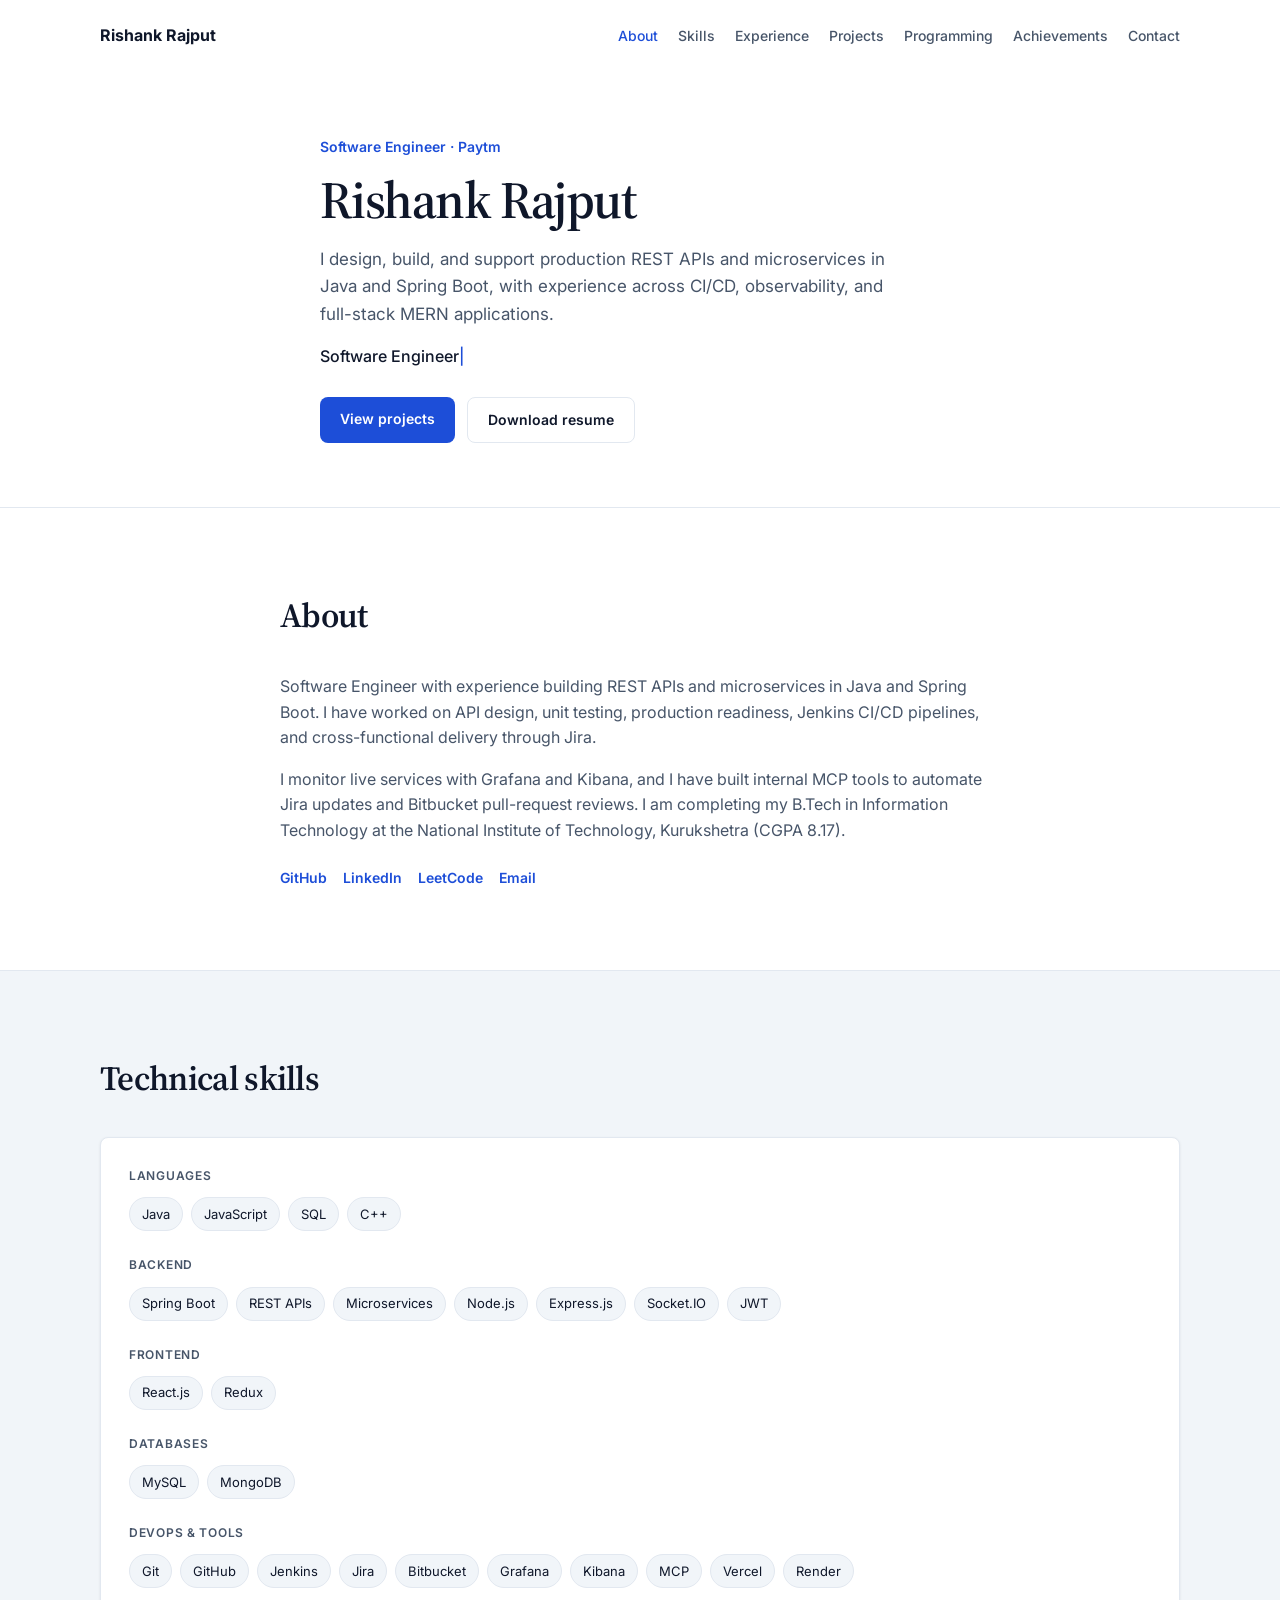
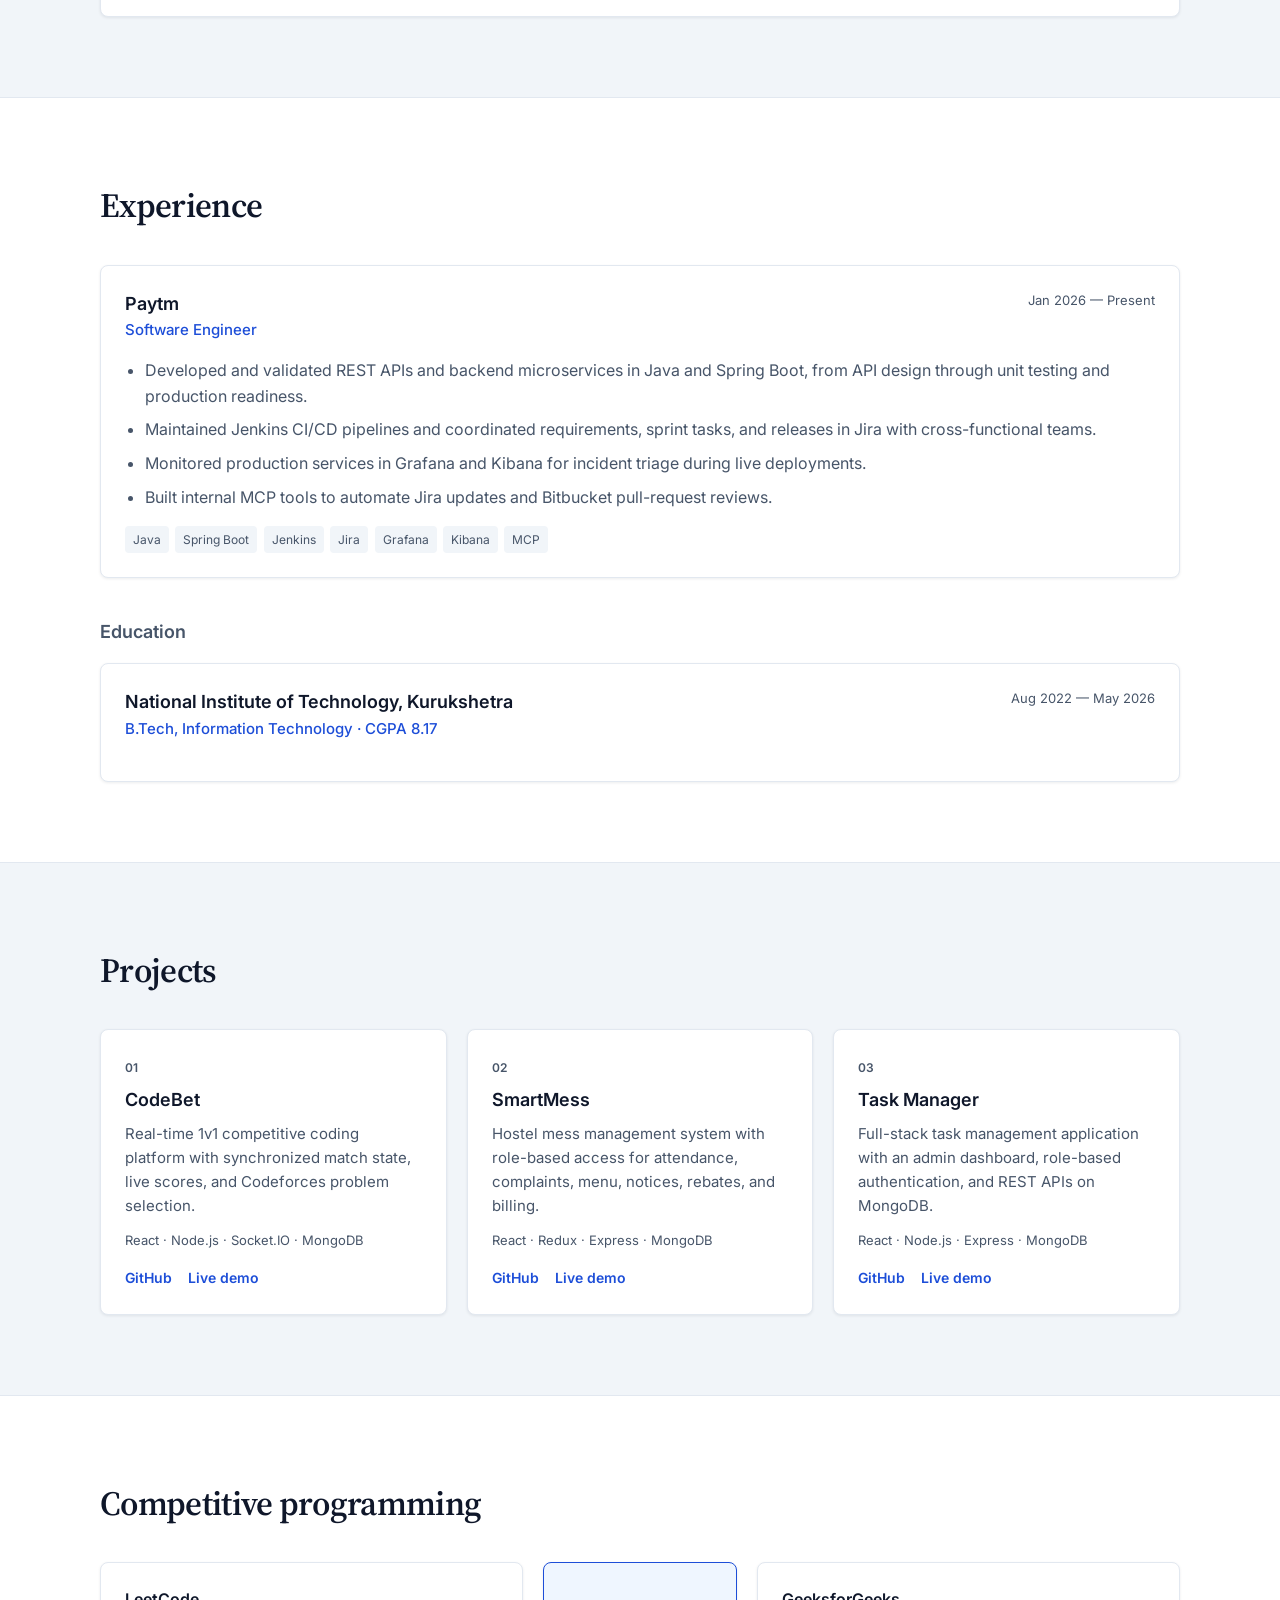
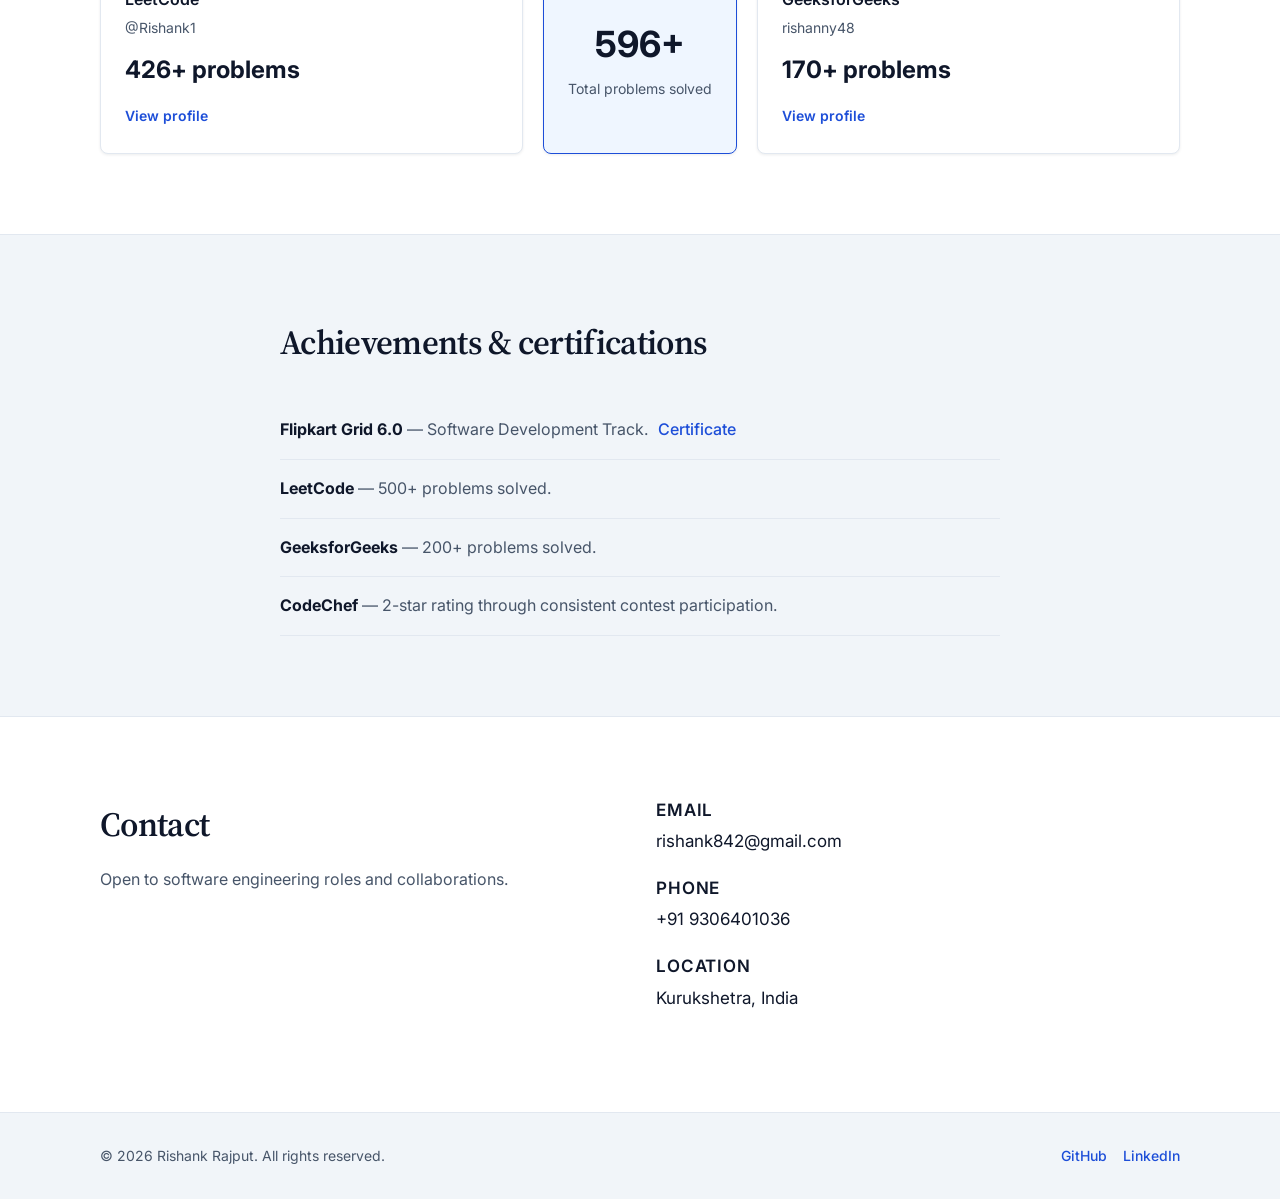
<file: index.html>
<!DOCTYPE html>
<html lang="en">
<head>
  <meta charset="UTF-8" />
  <meta name="viewport" content="width=device-width, initial-scale=1.0" />
  <meta name="description" content="Rishank Rajput — Software Engineer specializing in Java, Spring Boot, REST APIs, and full-stack development." />
  <title>Rishank Rajput | Software Engineer</title>
  <link rel="preconnect" href="https://fonts.googleapis.com" />
  <link rel="preconnect" href="https://fonts.gstatic.com" crossorigin />
  <link href="https://fonts.googleapis.com/css2?family=Inter:wght@400;500;600;700&family=Source+Serif+4:opsz,wght@8..60,600&display=swap" rel="stylesheet" />
  <link rel="stylesheet" href="style.css" />
</head>
<body>
  <header id="navbar" class="navbar">
    <div class="container navbar-inner">
      <a href="#hero" class="logo">Rishank Rajput</a>
      <button type="button" class="hamburger" id="hamburger" aria-label="Open menu" aria-expanded="false">
        <span></span><span></span><span></span>
      </button>
      <nav class="nav-links" aria-label="Primary">
        <a href="#about">About</a>
        <a href="#skills">Skills</a>
        <a href="#experience">Experience</a>
        <a href="#projects">Projects</a>
        <a href="#programming">Programming</a>
        <a href="#achievements">Achievements</a>
        <a href="#contact">Contact</a>
      </nav>
    </div>
  </header>

  <main>
    <section id="hero" class="hero">
      <div class="container hero-content">
        <div class="hero-text fade-in">
          <p class="hero-eyebrow">Software Engineer · Paytm</p>
          <h1 class="hero-name">Rishank Rajput</h1>
          <p class="hero-summary">
            I design, build, and support production REST APIs and microservices in Java and Spring Boot,
            with experience across CI/CD, observability, and full-stack MERN applications.
          </p>
          <p class="hero-subtitle">
            <span id="typewriter" class="typewriter-text"></span><span class="typewriter-cursor" aria-hidden="true">|</span>
          </p>
          <div class="hero-cta">
            <a href="#projects" class="btn btn-primary">View projects</a>
            <a href="Rishank-Rajput-Resume.pdf" class="btn btn-secondary" download>Download resume</a>
          </div>
        </div>
      </div>
    </section>

    <section id="about" class="section">
      <div class="container narrow">
        <h2 class="section-title fade-in">About</h2>
        <div class="prose fade-in">
          <p>
            Software Engineer with experience building REST APIs and microservices in Java and Spring Boot.
            I have worked on API design, unit testing, production readiness, Jenkins CI/CD pipelines, and
            cross-functional delivery through Jira.
          </p>
          <p>
            I monitor live services with Grafana and Kibana, and I have built internal MCP tools to automate
            Jira updates and Bitbucket pull-request reviews. I am completing my B.Tech in Information Technology
            at the National Institute of Technology, Kurukshetra (CGPA 8.17).
          </p>
        </div>
        <div class="social-row fade-in">
          <a href="https://github.com/Rishank153" class="social-link" target="_blank" rel="noopener noreferrer">GitHub</a>
          <a href="https://www.linkedin.com/in/rishank-rajput-937642294/" class="social-link" target="_blank" rel="noopener noreferrer">LinkedIn</a>
          <a href="https://leetcode.com/u/Rishank1/" class="social-link" target="_blank" rel="noopener noreferrer">LeetCode</a>
          <a href="mailto:rishank842@gmail.com" class="social-link">Email</a>
        </div>
      </div>
    </section>

    <section id="skills" class="section section-alt">
      <div class="container">
        <h2 class="section-title fade-in">Technical skills</h2>
        <div class="skills-panel fade-in">
          <div class="skill-group">
            <h3 class="skill-group-title">Languages</h3>
            <div class="skills-tags">
              <span class="skill-tag">Java</span>
              <span class="skill-tag">JavaScript</span>
              <span class="skill-tag">SQL</span>
              <span class="skill-tag">C++</span>
            </div>
          </div>
          <div class="skill-group">
            <h3 class="skill-group-title">Backend</h3>
            <div class="skills-tags">
              <span class="skill-tag">Spring Boot</span>
              <span class="skill-tag">REST APIs</span>
              <span class="skill-tag">Microservices</span>
              <span class="skill-tag">Node.js</span>
              <span class="skill-tag">Express.js</span>
              <span class="skill-tag">Socket.IO</span>
              <span class="skill-tag">JWT</span>
            </div>
          </div>
          <div class="skill-group">
            <h3 class="skill-group-title">Frontend</h3>
            <div class="skills-tags">
              <span class="skill-tag">React.js</span>
              <span class="skill-tag">Redux</span>
            </div>
          </div>
          <div class="skill-group">
            <h3 class="skill-group-title">Databases</h3>
            <div class="skills-tags">
              <span class="skill-tag">MySQL</span>
              <span class="skill-tag">MongoDB</span>
            </div>
          </div>
          <div class="skill-group">
            <h3 class="skill-group-title">DevOps &amp; tools</h3>
            <div class="skills-tags">
              <span class="skill-tag">Git</span>
              <span class="skill-tag">GitHub</span>
              <span class="skill-tag">Jenkins</span>
              <span class="skill-tag">Jira</span>
              <span class="skill-tag">Bitbucket</span>
              <span class="skill-tag">Grafana</span>
              <span class="skill-tag">Kibana</span>
              <span class="skill-tag">MCP</span>
              <span class="skill-tag">Vercel</span>
              <span class="skill-tag">Render</span>
            </div>
          </div>
        </div>
      </div>
    </section>

    <section id="experience" class="section">
      <div class="container">
        <h2 class="section-title fade-in">Experience</h2>
        <div class="timeline fade-in">
          <article class="timeline-card">
            <div class="timeline-header">
              <div>
                <h3 class="timeline-company">Paytm</h3>
                <p class="timeline-role">Software Engineer</p>
              </div>
              <time class="timeline-date" datetime="2026-01">Jan 2026 — Present</time>
            </div>
            <ul class="timeline-points">
              <li>Developed and validated REST APIs and backend microservices in Java and Spring Boot, from API design through unit testing and production readiness.</li>
              <li>Maintained Jenkins CI/CD pipelines and coordinated requirements, sprint tasks, and releases in Jira with cross-functional teams.</li>
              <li>Monitored production services in Grafana and Kibana for incident triage during live deployments.</li>
              <li>Built internal MCP tools to automate Jira updates and Bitbucket pull-request reviews.</li>
            </ul>
            <div class="timeline-tags">
              <span>Java</span><span>Spring Boot</span><span>Jenkins</span><span>Jira</span><span>Grafana</span><span>Kibana</span><span>MCP</span>
            </div>
          </article>
        </div>

        <h3 class="subsection-title fade-in">Education</h3>
        <article class="timeline-card fade-in">
          <div class="timeline-header">
            <div>
              <h3 class="timeline-company">National Institute of Technology, Kurukshetra</h3>
              <p class="timeline-role">B.Tech, Information Technology · CGPA 8.17</p>
            </div>
            <time class="timeline-date" datetime="2022-08/2026-05">Aug 2022 — May 2026</time>
          </div>
        </article>
      </div>
    </section>

    <section id="projects" class="section section-alt">
      <div class="container">
        <h2 class="section-title fade-in">Projects</h2>
        <div class="projects-grid">
          <article class="project-card fade-in">
            <span class="project-index">01</span>
            <h3 class="project-title">CodeBet</h3>
            <p class="project-desc">Real-time 1v1 competitive coding platform with synchronized match state, live scores, and Codeforces problem selection.</p>
            <p class="project-stack">React · Node.js · Socket.IO · MongoDB</p>
            <div class="project-links">
              <a href="https://github.com/Rishank153/CodeBet" target="_blank" rel="noopener noreferrer">GitHub</a>
              <a href="https://code-bet-six.vercel.app/" target="_blank" rel="noopener noreferrer">Live demo</a>
            </div>
          </article>
          <article class="project-card fade-in">
            <span class="project-index">02</span>
            <h3 class="project-title">SmartMess</h3>
            <p class="project-desc">Hostel mess management system with role-based access for attendance, complaints, menu, notices, rebates, and billing.</p>
            <p class="project-stack">React · Redux · Express · MongoDB</p>
            <div class="project-links">
              <a href="https://github.com/Rishank153/SmartMess" target="_blank" rel="noopener noreferrer">GitHub</a>
              <a href="https://smart-mess-5urx.vercel.app/" target="_blank" rel="noopener noreferrer">Live demo</a>
            </div>
          </article>
          <article class="project-card fade-in">
            <span class="project-index">03</span>
            <h3 class="project-title">Task Manager</h3>
            <p class="project-desc">Full-stack task management application with an admin dashboard, role-based authentication, and REST APIs on MongoDB.</p>
            <p class="project-stack">React · Node.js · Express · MongoDB</p>
            <div class="project-links">
              <a href="https://github.com/Rishank153" target="_blank" rel="noopener noreferrer">GitHub</a>
              <a href="https://project-manager-frontend.netlify.app/" target="_blank" rel="noopener noreferrer">Live demo</a>
            </div>
          </article>
        </div>
      </div>
    </section>

    <section id="programming" class="section">
      <div class="container">
        <h2 class="section-title fade-in">Competitive programming</h2>
        <div class="stats-grid fade-in">
          <article class="stat-card">
            <h3>LeetCode</h3>
            <p class="stat-handle">@Rishank1</p>
            <p class="stat-value"><span class="cp-stat-value" data-target="500">0</span>+ problems</p>
            <a href="https://leetcode.com/u/Rishank1/" class="stat-link" target="_blank" rel="noopener noreferrer">View profile</a>
          </article>
          <article class="stat-card stat-card-highlight">
            <p class="stat-value-lg"><span class="cp-stat-value cp-total" data-target="700">0</span>+</p>
            <p class="stat-label">Total problems solved</p>
          </article>
          <article class="stat-card">
            <h3>GeeksforGeeks</h3>
            <p class="stat-handle">rishanny48</p>
            <p class="stat-value"><span class="cp-stat-value" data-target="200">0</span>+ problems</p>
            <a href="https://www.geeksforgeeks.org/profile/rishanny48" class="stat-link" target="_blank" rel="noopener noreferrer">View profile</a>
          </article>
        </div>
      </div>
    </section>

    <section id="achievements" class="section section-alt">
      <div class="container narrow">
        <h2 class="section-title fade-in">Achievements &amp; certifications</h2>
        <ul class="achievements-list fade-in">
          <li>
            <strong>Flipkart Grid 6.0</strong> — Software Development Track.
            <a href="https://unstop.com/certificate-preview/714c7f98-d0ef-43f7-9cca-140cca12e765" target="_blank" rel="noopener noreferrer">Certificate</a>
          </li>
          <li><strong>LeetCode</strong> — 500+ problems solved.</li>
          <li><strong>GeeksforGeeks</strong> — 200+ problems solved.</li>
          <li><strong>CodeChef</strong> — 2-star rating through consistent contest participation.</li>
        </ul>
      </div>
    </section>

    <section id="contact" class="section">
      <div class="container contact-layout fade-in">
        <div>
          <h2 class="section-title">Contact</h2>
          <p class="contact-lead">Open to software engineering roles and collaborations.</p>
        </div>
        <div class="contact-details">
          <div class="contact-item">
            <span class="contact-label">Email</span>
            <a href="mailto:rishank842@gmail.com">rishank842@gmail.com</a>
          </div>
          <div class="contact-item">
            <span class="contact-label">Phone</span>
            <a href="tel:+919306401036">+91 9306401036</a>
          </div>
          <div class="contact-item">
            <span class="contact-label">Location</span>
            <span>Kurukshetra, India</span>
          </div>
        </div>
      </div>
    </section>
  </main>

  <footer id="footer" class="footer">
    <div class="container footer-inner">
      <p>© <span id="year"></span> Rishank Rajput. All rights reserved.</p>
      <div class="footer-links">
        <a href="https://github.com/Rishank153" target="_blank" rel="noopener noreferrer">GitHub</a>
        <a href="https://www.linkedin.com/in/rishank-rajput-937642294/" target="_blank" rel="noopener noreferrer">LinkedIn</a>
      </div>
    </div>
  </footer>

  <script src="script.js"></script>
</body>
</html>
</file>
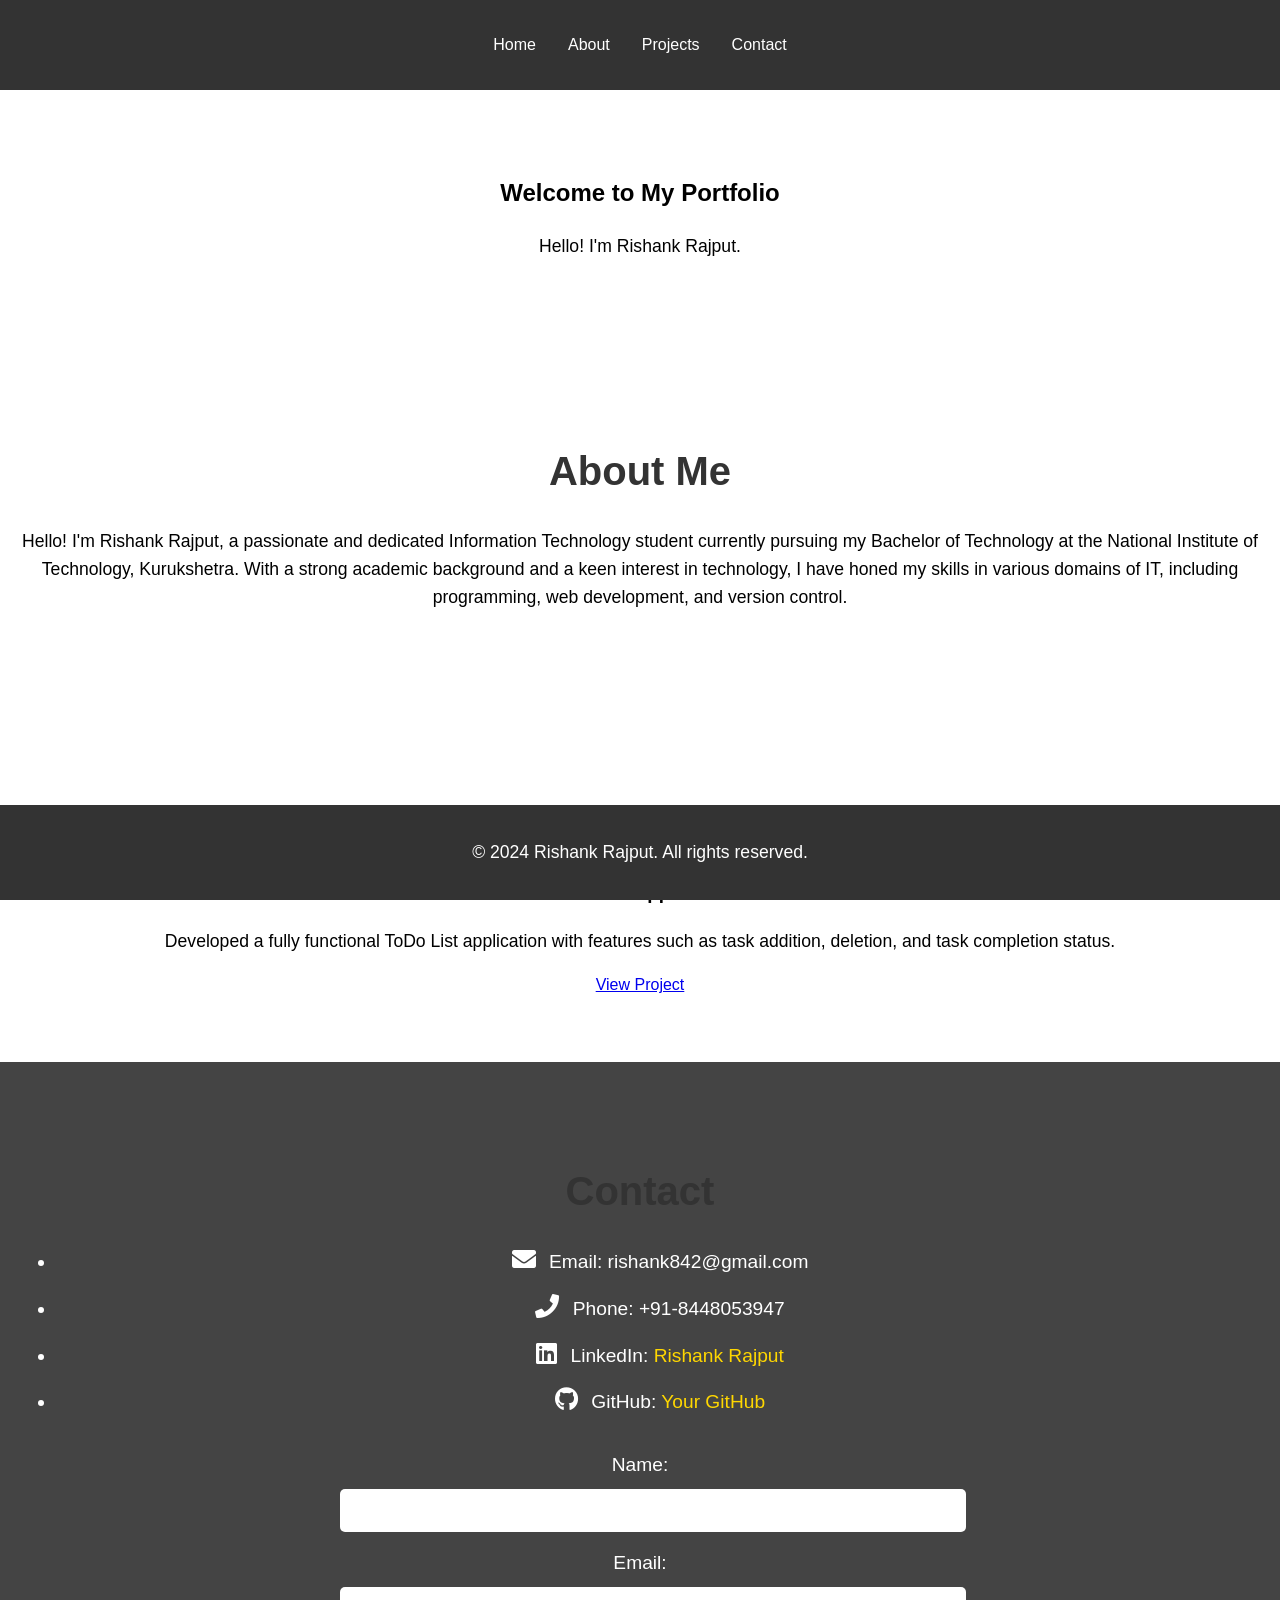
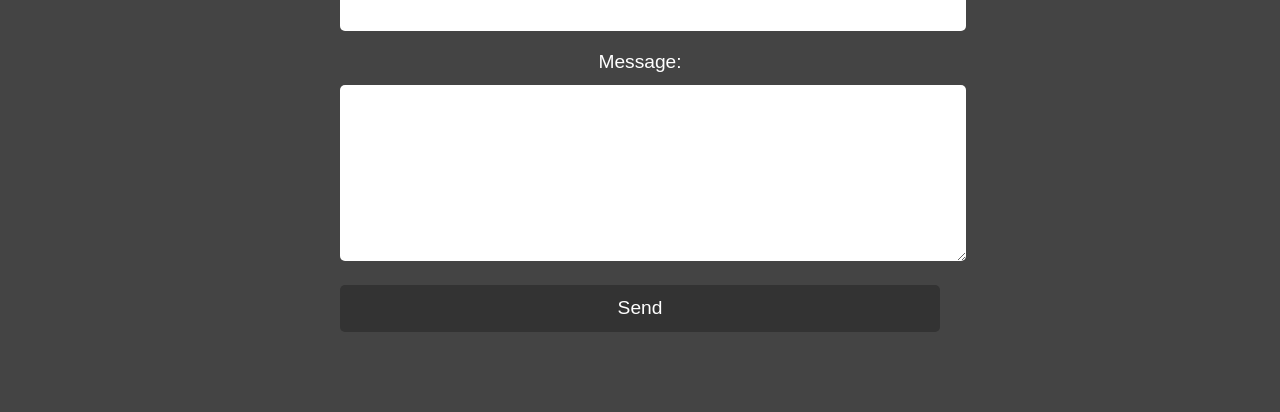
<file: index2.html>
<!DOCTYPE html>
<html lang="en">
<head>
    <meta charset="UTF-8">
    <meta name="viewport" content="width=device-width, initial-scale=1.0">
    <title>My Portfolio</title>
    <link rel="stylesheet" href="style2.css">
    
    <link rel="stylesheet" href="https://cdnjs.cloudflare.com/ajax/libs/font-awesome/5.15.3/css/all.min.css" integrity="sha512-9Vr5vLFcI95xFz47vzFMSXjFlz9rX4P8WV5J6k6Dj2ak5wv8KSW7wbG8pYJUGy2rHZSgmlC5NFD9mW3IMY2L2g==" crossorigin="anonymous" referrerpolicy="no-referrer" />
</head>
<body>
    <header>
        <nav>
            <ul>
                <li><a href="#home">Home</a></li>
                <li><a href="#about">About</a></li>
                <li><a href="#projects">Projects</a></li>
                <li><a href="#contact">Contact</a></li>
            </ul>
        </nav>
    </header>
    <section id="home">
        <h1>Welcome to My Portfolio</h1>
        <p>Hello! I'm Rishank Rajput.</p>
    </section>
    <section id="about">
        <h2>About Me</h2>
        <p>Hello! I'm Rishank Rajput, a passionate and dedicated Information Technology student currently pursuing my Bachelor of 
            Technology at the National 
            Institute of Technology, Kurukshetra. With a strong academic background and a keen interest in technology, I have honed 
            my skills in various domains of IT, including programming, web development, and version control.</p>
    </section>
    <section id="projects">
        <h2>Projects</h2>
        <div class="project">
            <h3>ToDo List Application</h3>
            <p>Developed a fully functional ToDo List application with features such as task addition, deletion, and task completion status.</p>
            <a href="[https://rishank153.github.io/Rishank153/]" target="_blank">View Project</a>
        </div>
        
    </section>
    <section id="contact">
        <h2>Contact</h2>
        <div class="contact-info">
            <ul>
                <li><i class="fas fa-envelope"></i> Email: rishank842@gmail.com</li>
                <li><i class="fas fa-phone"></i> Phone: +91-8448053947</li>
                <li><i class="fab fa-linkedin"></i> LinkedIn: <a href="[https://www.linkedin.com/in/rishank-rajput-114279257/?utm_source=share&utm_campaign=share_via&utm_content=profile&utm_medium=android_app]" target="_blank">Rishank Rajput</a></li>
                <li><i class="fab fa-github"></i> GitHub: <a href="[https://github.com/dashboard]" target="_blank">Your GitHub</a></li>
                
            </ul>
        </div>
        <form id="contact-form">
            <label for="name">Name:</label>
            <input type="text" id="name" name="name" required>
            
            <label for="email">Email:</label>
            <input type="email" id="email" name="email" required>
            
            <label for="message">Message:</label>
            <textarea id="message" name="message" rows="5" required></textarea>
            
            <button type="submit">Send</button>
        </form>
    </section>
    <footer>
        <p>&copy; 2024 Rishank Rajput. All rights reserved.</p>
    </footer>
</body>
</html>
</file>
<file: style.css>
:root {
  --bg: #ffffff;
  --bg-alt: #f1f5f9;
  --text: #0f172a;
  --text-muted: #475569;
  --border: #e2e8f0;
  --accent: #1d4ed8;
  --accent-hover: #1e40af;
  --nav-height: 72px;
  --font-sans: "Inter", system-ui, -apple-system, sans-serif;
  --font-serif: "Source Serif 4", Georgia, serif;
  --shadow: 0 1px 3px rgba(15, 23, 42, 0.08);
  --shadow-md: 0 8px 24px rgba(15, 23, 42, 0.08);
  --radius: 8px;
}

*,
*::before,
*::after {
  box-sizing: border-box;
  margin: 0;
  padding: 0;
}

html {
  scroll-behavior: smooth;
}

body {
  font-family: var(--font-sans);
  font-size: 1rem;
  line-height: 1.6;
  color: var(--text);
  background: var(--bg);
}

::selection {
  background: #bfdbfe;
  color: var(--text);
}

a {
  color: var(--accent);
  text-decoration: none;
}

a:hover {
  color: var(--accent-hover);
  text-decoration: underline;
}

.container {
  width: min(1080px, 92vw);
  margin: 0 auto;
}

.container.narrow {
  width: min(720px, 92vw);
}

.fade-in {
  opacity: 0;
  transform: translateY(20px);
  transition: opacity 0.6s ease, transform 0.6s ease;
}

.fade-in.is-visible {
  opacity: 1;
  transform: translateY(0);
}

.section {
  padding: 5rem 0;
}

.section-alt {
  background: var(--bg-alt);
  border-block: 1px solid var(--border);
}

.section-title {
  font-family: var(--font-serif);
  font-size: clamp(1.75rem, 3vw, 2.125rem);
  font-weight: 600;
  color: var(--text);
  margin-bottom: 2rem;
  letter-spacing: -0.02em;
}

.subsection-title {
  font-size: 1.125rem;
  font-weight: 600;
  margin: 2.5rem 0 1rem;
  color: var(--text-muted);
}

/* Navbar */
.navbar {
  position: fixed;
  top: 0;
  left: 0;
  right: 0;
  z-index: 100;
  transition: background 0.25s ease, box-shadow 0.25s ease;
}

.navbar.scrolled {
  background: rgba(255, 255, 255, 0.95);
  backdrop-filter: blur(10px);
  box-shadow: var(--shadow);
  border-bottom: 1px solid var(--border);
}

.navbar-inner {
  display: flex;
  align-items: center;
  justify-content: space-between;
  height: var(--nav-height);
}

.logo {
  font-weight: 700;
  font-size: 1rem;
  color: var(--text);
  text-decoration: none;
}

.logo:hover {
  color: var(--accent);
  text-decoration: none;
}

.nav-links {
  display: flex;
  flex-wrap: wrap;
  gap: 1.25rem;
}

.nav-links a {
  font-size: 0.875rem;
  font-weight: 500;
  color: var(--text-muted);
  text-decoration: none;
}

.nav-links a:hover,
.nav-links a.active {
  color: var(--accent);
  text-decoration: none;
}

.hamburger {
  display: none;
  flex-direction: column;
  gap: 5px;
  background: none;
  border: none;
  cursor: pointer;
  padding: 8px;
}

.hamburger span {
  display: block;
  width: 22px;
  height: 2px;
  background: var(--text);
}

.mobile-menu {
  position: fixed;
  inset: 0;
  z-index: 200;
  background: var(--bg);
  display: flex;
  flex-direction: column;
  align-items: center;
  justify-content: center;
  gap: 1.25rem;
  opacity: 0;
  pointer-events: none;
  transition: opacity 0.3s ease;
}

.mobile-menu.open {
  opacity: 1;
  pointer-events: auto;
}

.mobile-menu a {
  font-size: 1.125rem;
  font-weight: 500;
  color: var(--text);
  text-decoration: none;
}

.mobile-menu-close {
  position: absolute;
  top: 1.25rem;
  right: 1.25rem;
  font-size: 1.75rem;
  background: none;
  border: none;
  cursor: pointer;
  color: var(--text-muted);
}

/* Hero */
.hero {
  padding: calc(var(--nav-height) + 4rem) 0 4rem;
  border-bottom: 1px solid var(--border);
}

.hero-content {
  max-width: 40rem;
}

.hero-eyebrow {
  font-size: 0.875rem;
  font-weight: 600;
  color: var(--accent);
  margin-bottom: 0.75rem;
}

.hero-name {
  font-family: var(--font-serif);
  font-size: clamp(2.25rem, 5vw, 3.25rem);
  font-weight: 600;
  letter-spacing: -0.03em;
  line-height: 1.15;
  margin-bottom: 1rem;
}

.hero-summary {
  color: var(--text-muted);
  font-size: 1.0625rem;
  max-width: 36rem;
  margin-bottom: 1rem;
}

.hero-subtitle {
  font-size: 1rem;
  font-weight: 500;
  color: var(--text);
  min-height: 1.5rem;
  margin-bottom: 1.75rem;
}

.typewriter-cursor {
  color: var(--accent);
  animation: blink 1s step-end infinite;
}

@keyframes blink {
  50% { opacity: 0; }
}

.hero-cta {
  display: flex;
  flex-wrap: wrap;
  gap: 0.75rem;
}

.btn {
  display: inline-block;
  font-size: 0.875rem;
  font-weight: 600;
  padding: 0.65rem 1.25rem;
  border-radius: var(--radius);
  text-decoration: none;
  transition: background 0.2s ease, color 0.2s ease, border-color 0.2s ease;
}

.btn:hover {
  text-decoration: none;
}

.btn-primary {
  background: var(--accent);
  color: #fff;
}

.btn-primary:hover {
  background: var(--accent-hover);
  color: #fff;
}

.btn-secondary {
  background: #fff;
  color: var(--text);
  border: 1px solid var(--border);
}

.btn-secondary:hover {
  border-color: var(--accent);
  color: var(--accent);
}

/* About */
.prose p {
  color: var(--text-muted);
  margin-bottom: 1rem;
}

.social-row {
  display: flex;
  flex-wrap: wrap;
  gap: 1rem;
  margin-top: 1.5rem;
}

.social-link {
  font-size: 0.875rem;
  font-weight: 600;
  text-decoration: none;
}

/* Skills */
.skills-panel {
  display: grid;
  gap: 1.5rem;
  padding: 1.75rem;
  background: var(--bg);
  border: 1px solid var(--border);
  border-radius: var(--radius);
  box-shadow: var(--shadow);
}

.skill-group-title {
  font-size: 0.75rem;
  font-weight: 600;
  text-transform: uppercase;
  letter-spacing: 0.06em;
  color: var(--text-muted);
  margin-bottom: 0.75rem;
}

.skills-tags {
  display: flex;
  flex-wrap: wrap;
  gap: 0.5rem;
}

.skill-tag {
  font-size: 0.8125rem;
  padding: 0.35rem 0.75rem;
  background: var(--bg-alt);
  border: 1px solid var(--border);
  border-radius: 999px;
  color: var(--text);
  transition: border-color 0.2s ease, background 0.2s ease;
}

.skill-tag:hover {
  border-color: var(--accent);
  background: #eff6ff;
}

/* Experience */
.timeline {
  display: flex;
  flex-direction: column;
  gap: 1rem;
}

.timeline-card {
  padding: 1.5rem;
  border: 1px solid var(--border);
  border-radius: var(--radius);
  background: var(--bg);
  box-shadow: var(--shadow);
}

.timeline-header {
  display: flex;
  flex-wrap: wrap;
  justify-content: space-between;
  gap: 0.75rem;
  margin-bottom: 1rem;
}

.timeline-company {
  font-size: 1.125rem;
  font-weight: 600;
}

.timeline-role {
  font-size: 0.9375rem;
  color: var(--accent);
  font-weight: 500;
}

.timeline-date {
  font-size: 0.8125rem;
  color: var(--text-muted);
  white-space: nowrap;
}

.timeline-points {
  margin: 0 0 1rem 1.25rem;
  color: var(--text-muted);
}

.timeline-points li {
  margin-bottom: 0.5rem;
}

.timeline-tags {
  display: flex;
  flex-wrap: wrap;
  gap: 0.4rem;
}

.timeline-tags span {
  font-size: 0.75rem;
  padding: 0.25rem 0.5rem;
  background: var(--bg-alt);
  border-radius: 4px;
  color: var(--text-muted);
}

/* Projects */
.projects-grid {
  display: grid;
  grid-template-columns: repeat(3, 1fr);
  gap: 1.25rem;
}

.project-card {
  padding: 1.5rem;
  background: var(--bg);
  border: 1px solid var(--border);
  border-radius: var(--radius);
  box-shadow: var(--shadow);
  transition: box-shadow 0.2s ease, border-color 0.2s ease;
}

.project-card:hover {
  border-color: #cbd5e1;
  box-shadow: var(--shadow-md);
}

.project-index {
  font-size: 0.75rem;
  font-weight: 600;
  color: var(--text-muted);
}

.project-title {
  font-size: 1.125rem;
  font-weight: 600;
  margin: 0.35rem 0 0.5rem;
}

.project-desc {
  font-size: 0.9375rem;
  color: var(--text-muted);
  margin-bottom: 0.75rem;
}

.project-stack {
  font-size: 0.8125rem;
  color: var(--text-muted);
  margin-bottom: 1rem;
}

.project-links {
  display: flex;
  gap: 1rem;
}

.project-links a {
  font-size: 0.875rem;
  font-weight: 600;
  text-decoration: none;
}

/* Programming stats */
.stats-grid {
  display: grid;
  grid-template-columns: 1fr auto 1fr;
  gap: 1.25rem;
  align-items: stretch;
}

.stat-card {
  padding: 1.5rem;
  border: 1px solid var(--border);
  border-radius: var(--radius);
  background: var(--bg);
  box-shadow: var(--shadow);
}

.stat-card h3 {
  font-size: 1rem;
  font-weight: 600;
}

.stat-handle {
  font-size: 0.875rem;
  color: var(--text-muted);
  margin: 0.25rem 0 0.75rem;
}

.stat-value,
.stat-value-lg {
  font-size: 1.5rem;
  font-weight: 700;
  color: var(--text);
}

.stat-value-lg {
  font-size: 2.25rem;
  text-align: center;
}

.stat-label {
  text-align: center;
  font-size: 0.875rem;
  color: var(--text-muted);
  margin-top: 0.25rem;
}

.stat-card-highlight {
  display: flex;
  flex-direction: column;
  justify-content: center;
  align-items: center;
  min-width: 180px;
  border-color: var(--accent);
  background: #eff6ff;
}

.stat-link {
  display: inline-block;
  margin-top: 1rem;
  font-size: 0.875rem;
  font-weight: 600;
  text-decoration: none;
}

/* Achievements */
.achievements-list {
  list-style: none;
}

.achievements-list li {
  padding: 1rem 0;
  border-bottom: 1px solid var(--border);
  color: var(--text-muted);
}

.achievements-list li strong {
  color: var(--text);
}

.achievements-list a {
  margin-left: 0.35rem;
  font-weight: 500;
}

/* Contact */
.contact-layout {
  display: grid;
  grid-template-columns: 1fr 1fr;
  gap: 2rem;
  align-items: start;
}

.contact-lead {
  color: var(--text-muted);
  margin-top: -1rem;
}

.contact-item {
  margin-bottom: 1.25rem;
}

.contact-label {
  display: block;
  font-size: 0.75rem;
  font-weight: 600;
  text-transform: uppercase;
  letter-spacing: 0.05em;
  color: var(--text-muted);
  margin-bottom: 0.25rem;
}

.contact-item a,
.contact-item span {
  font-size: 1.0625rem;
  color: var(--text);
  text-decoration: none;
}

.contact-item a:hover {
  color: var(--accent);
}

/* Footer */
.footer {
  padding: 2rem 0;
  border-top: 1px solid var(--border);
  background: var(--bg-alt);
}

.footer-inner {
  display: flex;
  flex-wrap: wrap;
  justify-content: space-between;
  gap: 1rem;
  font-size: 0.875rem;
  color: var(--text-muted);
}

.footer-links {
  display: flex;
  gap: 1rem;
}

.footer-links a {
  font-weight: 500;
  text-decoration: none;
}

/* Responsive */
@media (max-width: 900px) {
  .nav-links {
    display: none;
  }

  .hamburger {
    display: flex;
  }

  .projects-grid {
    grid-template-columns: 1fr;
  }

  .stats-grid {
    grid-template-columns: 1fr;
  }

  .stat-card-highlight {
    order: -1;
  }

  .contact-layout {
    grid-template-columns: 1fr;
  }
}

@media (max-width: 600px) {
  .section {
    padding: 3.5rem 0;
  }
}
</file>
<file: style2.css>
body {
    font-family: Arial, sans-serif;
    line-height: 1.6;
    margin: 0;
    padding: 0;
}

header {
    background: #333;
    color: #fff;
    padding: 1rem 0;
}

nav ul {
    list-style: none;
    display: flex;
    justify-content: center;
    padding: 0;
}

nav ul li {
    margin: 0 1rem;
}

nav ul li a {
    color: #fff;
    text-decoration: none;
}

section {
    padding: 4rem 1rem;
    text-align: center;
}

h2 {
    font-size: 2.5rem;
    margin-bottom: 1.5rem;
    color: #333;
}

p {
    font-size: 1.1rem;
}


#contact {
    background-color: #444;
    color: #fff;
    padding: 4rem 1rem;
    text-align: center;
}

.contact-info {
    list-style-type: none;
    text-align: center;
    margin-bottom: 2rem;
}

.contact-info li {
    font-size: 1.2rem;
    margin-bottom: 1rem;
}

.contact-info li i {
    margin-right: 0.5rem;
    font-size: 1.5rem;
}

.contact-info li a {
    color: #ffd700;
    text-decoration: none;
    transition: color 0.3s ease;
}

.contact-info li a:hover {
    color: #fff;
}

form {
    max-width: 600px;
    margin: auto;
}

form label {
    display: block;
    font-size: 1.2rem;
    margin-bottom: 0.5rem;
    color: #fff;
}

form input,
form textarea,
form button {
    width: 100%;
    padding: 0.8rem;
    margin-bottom: 1rem;
    font-size: 1rem;
    border: none;
    border-radius: 5px;
}

form textarea {
    resize: vertical;
    min-height: 150px;
}

form button {
    background-color: #333;
    color: #fff;
    font-size: 1.2rem;
    cursor: pointer;
    transition: background-color 0.3s ease;
}

form button:hover {
    background-color: #555;
}


footer {
    background: #333;
    color: #fff;
    text-align: center;
    padding: 1rem 0;
    position: fixed;
    width: 100%;
    bottom: 0;
}
</file>
